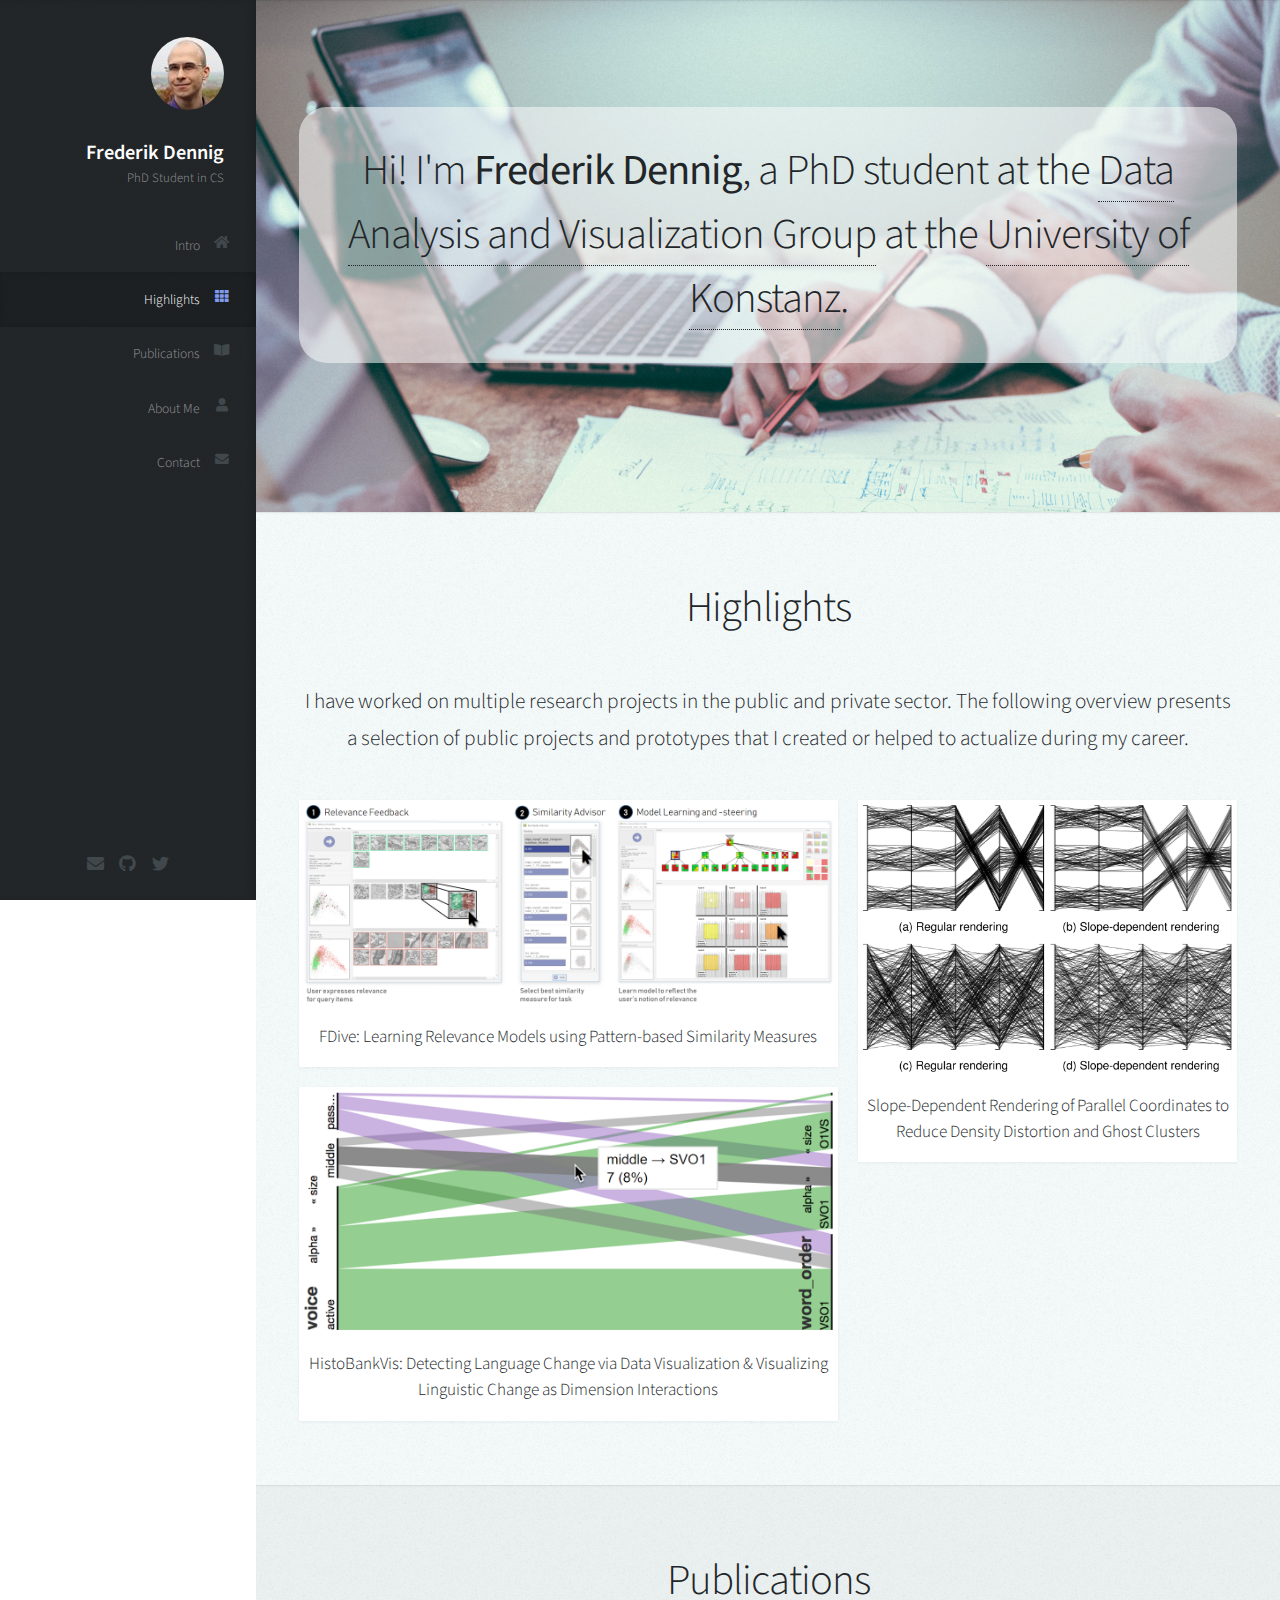
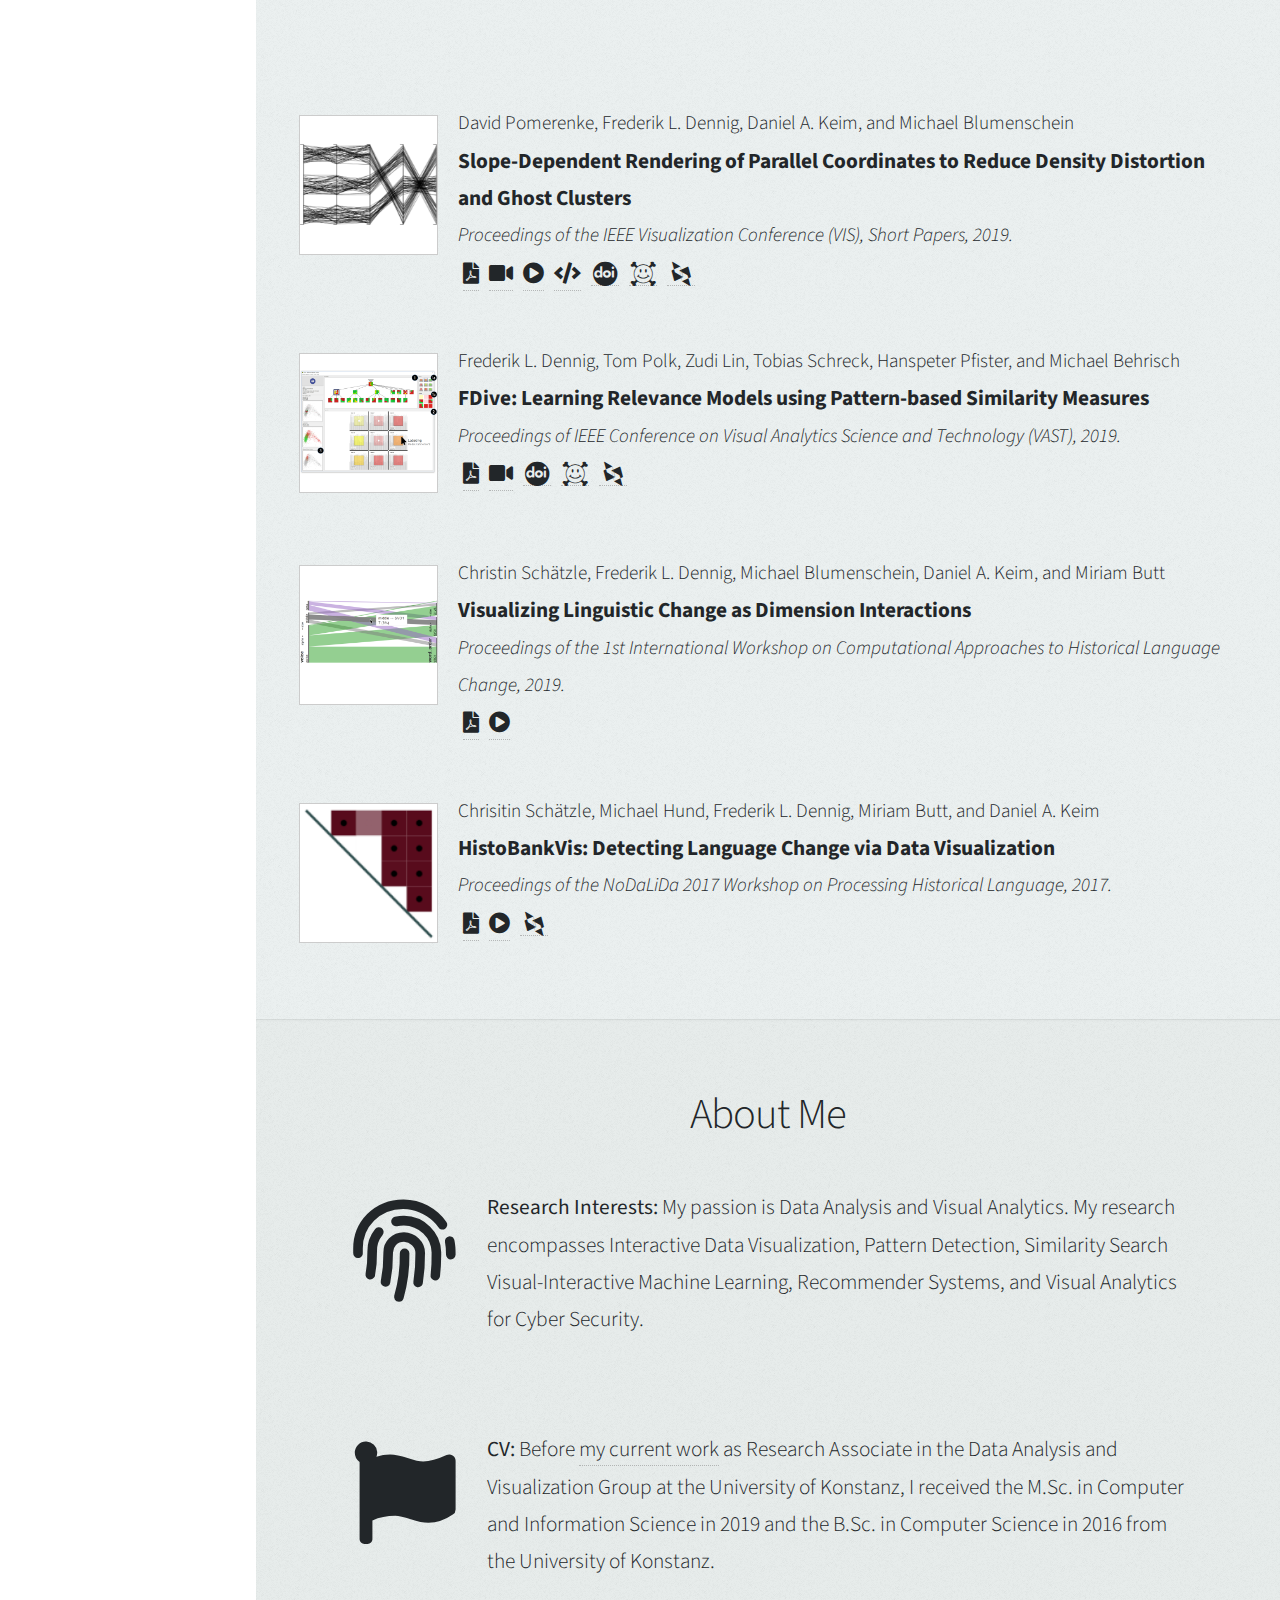
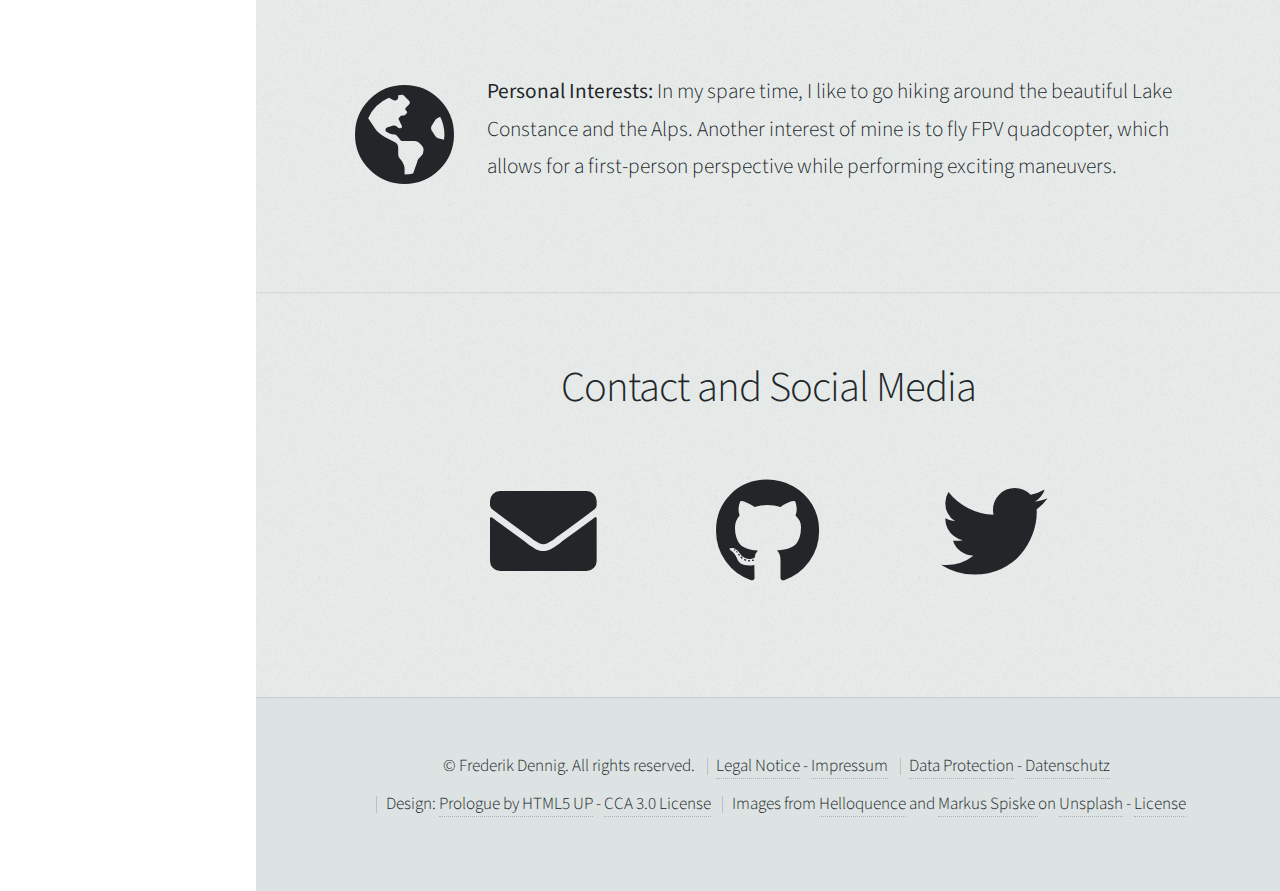
<file: index.html>
<!DOCTYPE HTML>
<html>

<head>
    <title>Frederik Dennig | Personal Website</title>
    <meta charset="utf-8" />
    <meta name="viewport" content="width=device-width, initial-scale=1, user-scalable=no" />
    <link rel="stylesheet" href="static/css/main.css" />
    <link rel="stylesheet" href="static/css/academicons.min.css" />
    <script type="text/javascript" src="../../lib/jquery.min.js"></script>
    <script type="text/javascript" src="../../lib/breakpoints.min.js"></script>
    <!-- Global site tag (gtag.js) - Google Analytics -->
    <script async src="https://www.googletagmanager.com/gtag/js?id=UA-146072107-1"></script>
    <script>
        window.dataLayer = window.dataLayer || [];
        function gtag() { dataLayer.push(arguments); }
        gtag('js', new Date());

        gtag('config', 'UA-146072107-1');
    </script>
</head>

<body class="is-preload">

    <!-- Header -->
    <div id="header">

        <div class="top">

            <!-- Logo -->
            <div id="logo">
                <span class="image">
                    <div class="avatar"></div>
                </span>
                <div>
                    <h1 id="title">Frederik Dennig</h1>
                    <p>PhD Student in CS</p>
                </div>
            </div>

            <!-- Nav -->
            <nav id="nav">
                <ul>
                    <li><a href="#top" id="top-link"><span class="icon solid fa-home">Intro</span></a></li>
                    <li><a href="#highlights" id="highlights-link"><span class="icon solid fa-th">Highlights</span></a>
                    </li>
                    <li><a href="#publications" id="publications-link"><span
                                class="icon solid fa-book-open">Publications</span></a></li>
                    <!--
					<li><a href="#npm" id="npm-link"><span class="icon brands fa-npm">NPM Packages</span></a></li>
					-->
                    <li><a href="#about" id="about-link"><span class="icon solid fa-user">About Me</span></a></li>
                    <li><a href="#contact" id="contact-link"><span class="icon solid fa-envelope">Contact</span></a>
                    </li>
                </ul>
                </ul>
            </nav>

        </div>

        <div class="bottom">

            <!-- Social Icons -->
            <ul class="icons">
                <li><a href="mailto:fdennig@gmx.net" class="icon solid fa-envelope"><span class="label">Email</span></a>
                </li>
                <li><a href="https://github.com/fredooo" class="icon brands fa-github"><span
                            class="label">Github</span></a></li>
                <li><a href="https://twitter.com/frederikdennig" class="icon brands fa-twitter"><span
                            class="label">Twitter</span></a></li>
            </ul>

        </div>

    </div>

    <!-- Main -->
    <div id="main">

        <!-- Intro -->
        <section id="top" class="one dark cover">
            <div class="container">

                <header>
                    <div class="title-bg">
                        <h2>Hi! I'm <strong>Frederik Dennig</strong>, a PhD student at the <a
                                href="https://vis.uni-konstanz.de">Data Analysis and Visualization Group</a> at the <a
                                href="https://uni-konstanz.de">University of Konstanz</a>.</h2>
                    </div>
                </header>

            </div>
        </section>

        <!-- Portfolio -->
        <section id="highlights" class="two">
            <div class="container">

                <header>
                    <h2>Highlights</h2>
                </header>

                <p>I have worked on multiple research projects in the public and private sector. The following overview
                    presents a selection of public projects and prototypes that I created or helped to actualize during
                    my career.</p>

                <div class="row">
                    <div class="col-7 col-12-mobile">
                        <article class="item">
                            <div class="image fit"><img src="/static/images/fdive-teaser.png" alt="" /></div>
                            <header>
                                <h3>FDive: Learning Relevance Models using Pattern-based Similarity Measures</h3>
                            </header>
                        </article>
                        <article class="item">
                            <div class="image fit"><img src="/static/images/histobankvis-new.png" alt="" /></div>
                            <header>
                                <h3>HistoBankVis: Detecting Language Change via Data Visualization & Visualizing
                                    Linguistic Change as Dimension Interactions </h3>
                            </header>
                        </article>
                    </div>
                    <div class="col-5 col-12-mobile">
                        <article class="item">
                            <div href="#" class="image fit"><img src="/static/images/pcp-rendering.png" alt="" /></div>
                            <header>
                                <h3>Slope-Dependent Rendering of Parallel Coordinates to Reduce Density Distortion and
                                    Ghost Clusters</h3>
                            </header>
                        </article>
                        <!--
						<article class="item">
							<a href="#" class="image fit"><img src="/static/images/ts-npm.png" alt="" /></a>
							<header>
								<h3>DBVIS Data Mining Library (NPM Packages)</h3>
							</header>
						</article>
						-->
                    </div>
                </div>

            </div>
        </section>

        <!-- Publications -->
        <section id="publications" class="three">
            <div class="containter">
                <header>
                    <h2>Publications</h2>
                </header>
                <div id="publications-list" class="container"></div>
            </div>
        </section>

        <!-- NPM Packages -->
        <!--
		<section id="npm" class="three">
			<div class="container">
				<header>
					<h2>NPM Packages</h2>
				</header>
			</div>
		</section>
		-->

        <!-- About Me -->
        <section id="about" class="four">
            <div class="container">

                <header>
                    <h2>About Me</h2>
                </header>


                <div class="container">
                    <div class="row">
                        <div class="col-2">
                            <div class="symbol icon solid fa-fingerprint"></div>
                        </div>
                        <div class="col-10">
                            <p style="text-align: left;"><strong>Research Interests:</strong>
                                My passion is
                                Data Analysis and Visual Analytics. My research encompasses
                                Interactive Data Visualization, Pattern Detection, Similarity Search
                                Visual-Interactive Machine Learning, Recommender
                                Systems, and Visual Analytics for Cyber Security.</p>
                        </div>
                    </div>

                    <div style="height: 50px;"></div>

                    <div class="row">
                        <div class="col-2">
                            <div class="symbol icon solid fa-flag"></div>
                        </div>
                        <div class="col-10">
                            <p style="text-align: left;"><strong>CV:</strong> Before <a
                                    href="https://www.vis.uni-konstanz.de/mitglieder/dennig">my current
                                    work</a> as Research Associate in the Data Analysis and Visualization Group at the
                                University of Konstanz, I received the M.Sc. in Computer and Information Science in 2019
                                and
                                the B.Sc. in Computer Science in 2016 from the University of Konstanz.</p>
                        </div>
                    </div>

                    <div style="height: 50px;"></div>

                    <div class="row">
                        <div class="col-2">
                            <div class="symbol icon solid fa-globe-americas"></div>
                        </div>
                        <div class="col-10">
                            <p style="text-align: left;"><strong>Personal Interests:</strong>
                                In my spare time, I like to go hiking around the beautiful Lake Constance and the Alps.
                                Another interest of
                                mine is to fly FPV quadcopter, which allows for a first-person perspective while
                                performing
                                exciting
                                maneuvers.</p>
                        </div>
                    </div>
                </div>
            </div>
        </section>

        <!-- Contact -->
        <section id="contact" class="four">
            <div class="container">

                <header>
                    <h2>Contact and Social Media</h2>
                </header>

                <div class="container" style="width: fit-content">
                    <div class="row">
                        <div class="col-4 col-12-narrower" style="margin-top: 50px">
                            <a href="mailto:frederikdennig@gmail.com" class="icon solid fa-envelope fa-5x"
                                style="border-bottom: none; margin: 0 50px">
                            </a>
                        </div>
                        <div class="col-4 col-12-narrower" style="margin-top: 50px">
                            <a href="https://github.com/fredooo" class="icon brands fa-github fa-5x"
                                style="border-bottom: none; margin: 0 50px">
                            </a>
                        </div>
                        <div class="col-4 col-12-narrower" style="margin-top: 50px">
                            <a href="https://twitter.com/frederikdennig" class="icon brands fa-twitter fa-5x"
                                style="border-bottom: none; margin: 0 50px">
                            </a>
                        </div>
                    </div>
                </div>

                <div style="height: 50px"></div>

                <div>
                </div>

                <!--
				<form method="post" action="#">
					<div class="row">
						<div class="col-6 col-12-narrower"><input type="text" name="name" placeholder="Name" /></div>
						<div class="col-6 col-12-narrower"><input type="text" name="email" placeholder="Email" /></div>
						<div class="col-12">
							<textarea name="message" placeholder="Message"></textarea>
						</div>
						<div class="col-12">
							<input type="submit" value="Send Message" />
						</div>
					</div>
				</form>
				-->
            </div>
        </section>

    </div>

    <!-- Footer -->
    <div id="footer">

        <!-- Copyright -->
        <ul class="copyright">
            <li>&copy; Frederik Dennig. All rights reserved.</li>
            <li><a style="cursor: pointer;" onclick="openLegalNoticeDialog()">Legal Notice</a> - <a
                style="cursor: pointer;" onclick="openImpressumDialog()">Impressum</a></li>
            <li><a style="cursor: pointer;" onclick="openDataProtectionDialog()">Data Protection</a> - <a
                    style="cursor: pointer;" onclick="openDatenschutzDialog()">Datenschutz</a></li>
            <li>Design: <a href="https://html5up.net">Prologue by HTML5 UP</a> - <a
                    href="https://html5up.net/license">CCA 3.0 License</a></li>
            <li>Images from <a href="https://unsplash.com/@helloquence">Helloquence</a> and <a
                    href="https://unsplash.com/@markusspiske">Markus Spiske
                </a> on <a href="https://unsplash.com">Unsplash</a> - <a href="https://unsplash.com/license">License</a>
            </li>
        </ul>

    </div>

    <div id="dialog">
        <div class="icon solid fa-times" style="cursor: pointer; text-align: right; margin-right: 20px;"
            onclick="closeDialog()"></div>
        <div id="dialog-content"></div>
    </div>
<script type="text/javascript" src="bundle.js"></script></body>

</html>
</file>
<file: static/css/main.css>
@import url("fontawesome-all.min.css");
@import url("https://fonts.googleapis.com/css?family=Source+Sans+Pro:300,300italic,400,600");

/*
	Prologue by HTML5 UP
	html5up.net | @ajlkn
	Free for personal and commercial use under the CCA 3.0 license (html5up.net/license)
*/

html, body, div, span, applet, object,
iframe, h1, h2, h3, h4, h5, h6, p, blockquote,
pre, a, abbr, acronym, address, big, cite,
code, del, dfn, em, img, ins, kbd, q, s, samp,
small, strike, strong, sub, sup, tt, var, b,
u, i, center, dl, dt, dd, ol, ul, li, fieldset,
form, label, legend, table, caption, tbody,
tfoot, thead, tr, th, td, article, aside,
canvas, details, embed, figure, figcaption,
footer, header, hgroup, menu, nav, output, ruby,
section, summary, time, mark, audio, video {
	margin: 0;
	padding: 0;
	border: 0;
	font-size: 100%;
	font: inherit;
	vertical-align: baseline;}

article, aside, details, figcaption, figure,
footer, header, hgroup, menu, nav, section {
	display: block;}

body {
	line-height: 1;
}

ol, ul {
	list-style: none;
}

blockquote, q {
	quotes: none;
}

	blockquote:before, blockquote:after, q:before, q:after {
		content: '';
		content: none;
	}

table {
	border-collapse: collapse;
	border-spacing: 0;
}

body {
	-webkit-text-size-adjust: none;
}

mark {
	background-color: transparent;
	color: inherit;
}

input::-moz-focus-inner {
	border: 0;
	padding: 0;
}

input, select, textarea {
	-moz-appearance: none;
	-webkit-appearance: none;
	-ms-appearance: none;
	appearance: none;
}

/* Basic */

	html {
		box-sizing: border-box;
	}

	*, *:before, *:after {
		box-sizing: inherit;
	}

	body {
		background: #fff;
		font-family: 'Source Sans Pro', sans-serif;
		font-size: 19pt;
		font-weight: 300;
		line-height: 1.75em;
		color: #222629; /* #888; */
	}

		body.is-preload *, body.is-preload *:before, body.is-preload *:after {
			-moz-animation: none !important;
			-webkit-animation: none !important;
			-ms-animation: none !important;
			animation: none !important;
			-moz-transition: none !important;
			-webkit-transition: none !important;
			-ms-transition: none !important;
			transition: none !important;
		}

	input, textarea, select {
		font-family: 'Source Sans Pro', sans-serif;
		font-size: 19pt;
		font-weight: 300;
		line-height: 1.75em;
		color: #888;
	}

	h1, h2, h3, h4, h5, h6 {
		font-weight: 300;
		color: #222629; /* #666; */
		line-height: 1.5em;
	}

	h1 a, h2 a, h3 a, h4 a, h5 a, h6 a {
		color: inherit;
		text-decoration: none;
	}

		h1 a strong, h2 a strong, h3 a strong, h4 a strong, h5 a strong, h6 a strong {
			color: #333;
		}

	h2 {
		font-size: 2em;
		letter-spacing: -1px;
	}

		h2.alt {
			color: #888;
		}

			h2.alt strong {
				color: #666;
			}

	h3 {
		font-size: 1.5em;
	}

	header {
		margin: 0 0 2em 0;
	}

		header > p {
			margin: 1em 0 0 0;
		}

	footer {
		margin: 2em 0 0 0;
	}

	strong, b {
		font-weight: 400; /* 300; */
		color: #222629; /* #666; */
	}

	em, i {
		font-style: italic;
	}

	a {
		text-decoration: none;
		color: inherit;
		border-bottom: dotted 1px rgba(128, 128, 128, 0.5);
		-moz-transition: color 0.35s ease-in-out, border-bottom-color 0.35s ease-in-out;
		-webkit-transition: color 0.35s ease-in-out, border-bottom-color 0.35s ease-in-out;
		-ms-transition: color 0.35s ease-in-out, border-bottom-color 0.35s ease-in-out;
		transition: color 0.35s ease-in-out, border-bottom-color 0.35s ease-in-out;
		outline: 0;
	}

		a:hover {
			color: #134a81; /* #E27689; */
			border-bottom-color: rgba(255, 255, 255, 0);
		}

	sub {
		position: relative;
		top: 0.5em;
		font-size: 0.8em;
	}

	sup {
		position: relative;
		top: -0.5em;
		font-size: 0.8em;
	}

	hr {
		border: 0;
		border-top: solid 1px #ddd;
	}

	blockquote {
		border-left: solid 0.5em #ddd;
		padding: 1em 0 1em 2em;
		font-style: italic;
	}

	p, ul, ol, dl, table {
		margin-bottom: 2em;
	}

	br.clear {
		clear: both;
	}

/* Container */

	.container {
		margin: 0 auto;
		max-width: 100%;
		width: 1400px;
	}

		@media screen and (min-width: 961px) and (max-width: 1880px) {

			.container {
				width: 1200px;
			}

		}

		@media screen and (min-width: 961px) and (max-width: 1620px) {

			.container {
				width: 960px;
			}

		}

		@media screen and (min-width: 961px) and (max-width: 1320px) {

			.container {
				width: 100%;
			}

		}

		@media screen and (max-width: 960px) {

			.container {
				width: 100%;
			}

		}

		@media screen and (max-width: 736px) {

			.container {
				width: 100%;
			}

		}

/* Row */

	.row {
		display: flex;
		flex-wrap: wrap;
		box-sizing: border-box;
		align-items: stretch;
	}

		.row > * {
			box-sizing: border-box;
		}

		.row.gtr-uniform > * > :last-child {
			margin-bottom: 0;
		}

		.row.aln-left {
			justify-content: flex-start;
		}

		.row.aln-center {
			justify-content: center;
		}

		.row.aln-right {
			justify-content: flex-end;
		}

		.row.aln-top {
			align-items: flex-start;
		}

		.row.aln-middle {
			align-items: center;
		}

		.row.aln-bottom {
			align-items: flex-end;
		}

		.row > .imp {
			order: -1;
		}

		.row > .col-1 {
			width: 8.33333%;
		}

		.row > .off-1 {
			margin-left: 8.33333%;
		}

		.row > .col-2 {
			width: 16.66667%;
		}

		.row > .off-2 {
			margin-left: 16.66667%;
		}

		.row > .col-3 {
			width: 25%;
		}

		.row > .off-3 {
			margin-left: 25%;
		}

		.row > .col-4 {
			width: 33.33333%;
		}

		.row > .off-4 {
			margin-left: 33.33333%;
		}

		.row > .col-5 {
			width: 41.66667%;
		}

		.row > .off-5 {
			margin-left: 41.66667%;
		}

		.row > .col-6 {
			width: 50%;
		}

		.row > .off-6 {
			margin-left: 50%;
		}

		.row > .col-7 {
			width: 58.33333%;
		}

		.row > .off-7 {
			margin-left: 58.33333%;
		}

		.row > .col-8 {
			width: 66.66667%;
		}

		.row > .off-8 {
			margin-left: 66.66667%;
		}

		.row > .col-9 {
			width: 75%;
		}

		.row > .off-9 {
			margin-left: 75%;
		}

		.row > .col-10 {
			width: 83.33333%;
		}

		.row > .off-10 {
			margin-left: 83.33333%;
		}

		.row > .col-11 {
			width: 91.66667%;
		}

		.row > .off-11 {
			margin-left: 91.66667%;
		}

		.row > .col-12 {
			width: 100%;
		}

		.row > .off-12 {
			margin-left: 100%;
		}

		.row.gtr-0 {
			margin-top: 0px;
			margin-left: 0px;
		}

			.row.gtr-0 > * {
				padding: 0px 0 0 0px;
			}

			.row.gtr-0.gtr-uniform {
				margin-top: 0px;
			}

				.row.gtr-0.gtr-uniform > * {
					padding-top: 0px;
				}

		.row.gtr-25 {
			margin-top: -10px;
			margin-left: -10px;
		}

			.row.gtr-25 > * {
				padding: 10px 0 0 10px;
			}

			.row.gtr-25.gtr-uniform {
				margin-top: -10px;
			}

				.row.gtr-25.gtr-uniform > * {
					padding-top: 10px;
				}

		.row.gtr-50 {
			margin-top: -20px;
			margin-left: -20px;
		}

			.row.gtr-50 > * {
				padding: 20px 0 0 20px;
			}

			.row.gtr-50.gtr-uniform {
				margin-top: -20px;
			}

				.row.gtr-50.gtr-uniform > * {
					padding-top: 20px;
				}

		.row {
			margin-top: -40px;
			margin-left: -40px;
		}

			.row > * {
				padding: 40px 0 0 40px;
			}

			.row.gtr-uniform {
				margin-top: -40px;
			}

				.row.gtr-uniform > * {
					padding-top: 40px;
				}

		.row.gtr-150 {
			margin-top: -60px;
			margin-left: -60px;
		}

			.row.gtr-150 > * {
				padding: 60px 0 0 60px;
			}

			.row.gtr-150.gtr-uniform {
				margin-top: -60px;
			}

				.row.gtr-150.gtr-uniform > * {
					padding-top: 60px;
				}

		.row.gtr-200 {
			margin-top: -80px;
			margin-left: -80px;
		}

			.row.gtr-200 > * {
				padding: 80px 0 0 80px;
			}

			.row.gtr-200.gtr-uniform {
				margin-top: -80px;
			}

				.row.gtr-200.gtr-uniform > * {
					padding-top: 80px;
				}

		@media screen and (min-width: 961px) and (max-width: 1880px) {

			.row {
				display: flex;
				flex-wrap: wrap;
				box-sizing: border-box;
				align-items: stretch;
			}

				.row > * {
					box-sizing: border-box;
				}

				.row.gtr-uniform > * > :last-child {
					margin-bottom: 0;
				}

				.row.aln-left {
					justify-content: flex-start;
				}

				.row.aln-center {
					justify-content: center;
				}

				.row.aln-right {
					justify-content: flex-end;
				}

				.row.aln-top {
					align-items: flex-start;
				}

				.row.aln-middle {
					align-items: center;
				}

				.row.aln-bottom {
					align-items: flex-end;
				}

				.row > .imp-wide {
					order: -1;
				}

				.row > .col-1-wide {
					width: 8.33333%;
				}

				.row > .off-1-wide {
					margin-left: 8.33333%;
				}

				.row > .col-2-wide {
					width: 16.66667%;
				}

				.row > .off-2-wide {
					margin-left: 16.66667%;
				}

				.row > .col-3-wide {
					width: 25%;
				}

				.row > .off-3-wide {
					margin-left: 25%;
				}

				.row > .col-4-wide {
					width: 33.33333%;
				}

				.row > .off-4-wide {
					margin-left: 33.33333%;
				}

				.row > .col-5-wide {
					width: 41.66667%;
				}

				.row > .off-5-wide {
					margin-left: 41.66667%;
				}

				.row > .col-6-wide {
					width: 50%;
				}

				.row > .off-6-wide {
					margin-left: 50%;
				}

				.row > .col-7-wide {
					width: 58.33333%;
				}

				.row > .off-7-wide {
					margin-left: 58.33333%;
				}

				.row > .col-8-wide {
					width: 66.66667%;
				}

				.row > .off-8-wide {
					margin-left: 66.66667%;
				}

				.row > .col-9-wide {
					width: 75%;
				}

				.row > .off-9-wide {
					margin-left: 75%;
				}

				.row > .col-10-wide {
					width: 83.33333%;
				}

				.row > .off-10-wide {
					margin-left: 83.33333%;
				}

				.row > .col-11-wide {
					width: 91.66667%;
				}

				.row > .off-11-wide {
					margin-left: 91.66667%;
				}

				.row > .col-12-wide {
					width: 100%;
				}

				.row > .off-12-wide {
					margin-left: 100%;
				}

				.row.gtr-0 {
					margin-top: 0px;
					margin-left: 0px;
				}

					.row.gtr-0 > * {
						padding: 0px 0 0 0px;
					}

					.row.gtr-0.gtr-uniform {
						margin-top: 0px;
					}

						.row.gtr-0.gtr-uniform > * {
							padding-top: 0px;
						}

				.row.gtr-25 {
					margin-top: -10px;
					margin-left: -10px;
				}

					.row.gtr-25 > * {
						padding: 10px 0 0 10px;
					}

					.row.gtr-25.gtr-uniform {
						margin-top: -10px;
					}

						.row.gtr-25.gtr-uniform > * {
							padding-top: 10px;
						}

				.row.gtr-50 {
					margin-top: -20px;
					margin-left: -20px;
				}

					.row.gtr-50 > * {
						padding: 20px 0 0 20px;
					}

					.row.gtr-50.gtr-uniform {
						margin-top: -20px;
					}

						.row.gtr-50.gtr-uniform > * {
							padding-top: 20px;
						}

				.row {
					margin-top: -40px;
					margin-left: -40px;
				}

					.row > * {
						padding: 40px 0 0 40px;
					}

					.row.gtr-uniform {
						margin-top: -40px;
					}

						.row.gtr-uniform > * {
							padding-top: 40px;
						}

				.row.gtr-150 {
					margin-top: -60px;
					margin-left: -60px;
				}

					.row.gtr-150 > * {
						padding: 60px 0 0 60px;
					}

					.row.gtr-150.gtr-uniform {
						margin-top: -60px;
					}

						.row.gtr-150.gtr-uniform > * {
							padding-top: 60px;
						}

				.row.gtr-200 {
					margin-top: -80px;
					margin-left: -80px;
				}

					.row.gtr-200 > * {
						padding: 80px 0 0 80px;
					}

					.row.gtr-200.gtr-uniform {
						margin-top: -80px;
					}

						.row.gtr-200.gtr-uniform > * {
							padding-top: 80px;
						}

		}

		@media screen and (min-width: 961px) and (max-width: 1620px) {

			.row {
				display: flex;
				flex-wrap: wrap;
				box-sizing: border-box;
				align-items: stretch;
			}

				.row > * {
					box-sizing: border-box;
				}

				.row.gtr-uniform > * > :last-child {
					margin-bottom: 0;
				}

				.row.aln-left {
					justify-content: flex-start;
				}

				.row.aln-center {
					justify-content: center;
				}

				.row.aln-right {
					justify-content: flex-end;
				}

				.row.aln-top {
					align-items: flex-start;
				}

				.row.aln-middle {
					align-items: center;
				}

				.row.aln-bottom {
					align-items: flex-end;
				}

				.row > .imp-normal {
					order: -1;
				}

				.row > .col-1-normal {
					width: 8.33333%;
				}

				.row > .off-1-normal {
					margin-left: 8.33333%;
				}

				.row > .col-2-normal {
					width: 16.66667%;
				}

				.row > .off-2-normal {
					margin-left: 16.66667%;
				}

				.row > .col-3-normal {
					width: 25%;
				}

				.row > .off-3-normal {
					margin-left: 25%;
				}

				.row > .col-4-normal {
					width: 33.33333%;
				}

				.row > .off-4-normal {
					margin-left: 33.33333%;
				}

				.row > .col-5-normal {
					width: 41.66667%;
				}

				.row > .off-5-normal {
					margin-left: 41.66667%;
				}

				.row > .col-6-normal {
					width: 50%;
				}

				.row > .off-6-normal {
					margin-left: 50%;
				}

				.row > .col-7-normal {
					width: 58.33333%;
				}

				.row > .off-7-normal {
					margin-left: 58.33333%;
				}

				.row > .col-8-normal {
					width: 66.66667%;
				}

				.row > .off-8-normal {
					margin-left: 66.66667%;
				}

				.row > .col-9-normal {
					width: 75%;
				}

				.row > .off-9-normal {
					margin-left: 75%;
				}

				.row > .col-10-normal {
					width: 83.33333%;
				}

				.row > .off-10-normal {
					margin-left: 83.33333%;
				}

				.row > .col-11-normal {
					width: 91.66667%;
				}

				.row > .off-11-normal {
					margin-left: 91.66667%;
				}

				.row > .col-12-normal {
					width: 100%;
				}

				.row > .off-12-normal {
					margin-left: 100%;
				}

				.row.gtr-0 {
					margin-top: 0px;
					margin-left: 0px;
				}

					.row.gtr-0 > * {
						padding: 0px 0 0 0px;
					}

					.row.gtr-0.gtr-uniform {
						margin-top: 0px;
					}

						.row.gtr-0.gtr-uniform > * {
							padding-top: 0px;
						}

				.row.gtr-25 {
					margin-top: -10px;
					margin-left: -10px;
				}

					.row.gtr-25 > * {
						padding: 10px 0 0 10px;
					}

					.row.gtr-25.gtr-uniform {
						margin-top: -10px;
					}

						.row.gtr-25.gtr-uniform > * {
							padding-top: 10px;
						}

				.row.gtr-50 {
					margin-top: -20px;
					margin-left: -20px;
				}

					.row.gtr-50 > * {
						padding: 20px 0 0 20px;
					}

					.row.gtr-50.gtr-uniform {
						margin-top: -20px;
					}

						.row.gtr-50.gtr-uniform > * {
							padding-top: 20px;
						}

				.row {
					margin-top: -40px;
					margin-left: -40px;
				}

					.row > * {
						padding: 40px 0 0 40px;
					}

					.row.gtr-uniform {
						margin-top: -40px;
					}

						.row.gtr-uniform > * {
							padding-top: 40px;
						}

				.row.gtr-150 {
					margin-top: -60px;
					margin-left: -60px;
				}

					.row.gtr-150 > * {
						padding: 60px 0 0 60px;
					}

					.row.gtr-150.gtr-uniform {
						margin-top: -60px;
					}

						.row.gtr-150.gtr-uniform > * {
							padding-top: 60px;
						}

				.row.gtr-200 {
					margin-top: -80px;
					margin-left: -80px;
				}

					.row.gtr-200 > * {
						padding: 80px 0 0 80px;
					}

					.row.gtr-200.gtr-uniform {
						margin-top: -80px;
					}

						.row.gtr-200.gtr-uniform > * {
							padding-top: 80px;
						}

		}

		@media screen and (min-width: 961px) and (max-width: 1320px) {

			.row {
				display: flex;
				flex-wrap: wrap;
				box-sizing: border-box;
				align-items: stretch;
			}

				.row > * {
					box-sizing: border-box;
				}

				.row.gtr-uniform > * > :last-child {
					margin-bottom: 0;
				}

				.row.aln-left {
					justify-content: flex-start;
				}

				.row.aln-center {
					justify-content: center;
				}

				.row.aln-right {
					justify-content: flex-end;
				}

				.row.aln-top {
					align-items: flex-start;
				}

				.row.aln-middle {
					align-items: center;
				}

				.row.aln-bottom {
					align-items: flex-end;
				}

				.row > .imp-narrow {
					order: -1;
				}

				.row > .col-1-narrow {
					width: 8.33333%;
				}

				.row > .off-1-narrow {
					margin-left: 8.33333%;
				}

				.row > .col-2-narrow {
					width: 16.66667%;
				}

				.row > .off-2-narrow {
					margin-left: 16.66667%;
				}

				.row > .col-3-narrow {
					width: 25%;
				}

				.row > .off-3-narrow {
					margin-left: 25%;
				}

				.row > .col-4-narrow {
					width: 33.33333%;
				}

				.row > .off-4-narrow {
					margin-left: 33.33333%;
				}

				.row > .col-5-narrow {
					width: 41.66667%;
				}

				.row > .off-5-narrow {
					margin-left: 41.66667%;
				}

				.row > .col-6-narrow {
					width: 50%;
				}

				.row > .off-6-narrow {
					margin-left: 50%;
				}

				.row > .col-7-narrow {
					width: 58.33333%;
				}

				.row > .off-7-narrow {
					margin-left: 58.33333%;
				}

				.row > .col-8-narrow {
					width: 66.66667%;
				}

				.row > .off-8-narrow {
					margin-left: 66.66667%;
				}

				.row > .col-9-narrow {
					width: 75%;
				}

				.row > .off-9-narrow {
					margin-left: 75%;
				}

				.row > .col-10-narrow {
					width: 83.33333%;
				}

				.row > .off-10-narrow {
					margin-left: 83.33333%;
				}

				.row > .col-11-narrow {
					width: 91.66667%;
				}

				.row > .off-11-narrow {
					margin-left: 91.66667%;
				}

				.row > .col-12-narrow {
					width: 100%;
				}

				.row > .off-12-narrow {
					margin-left: 100%;
				}

				.row.gtr-0 {
					margin-top: 0px;
					margin-left: 0px;
				}

					.row.gtr-0 > * {
						padding: 0px 0 0 0px;
					}

					.row.gtr-0.gtr-uniform {
						margin-top: 0px;
					}

						.row.gtr-0.gtr-uniform > * {
							padding-top: 0px;
						}

				.row.gtr-25 {
					margin-top: -5px;
					margin-left: -5px;
				}

					.row.gtr-25 > * {
						padding: 5px 0 0 5px;
					}

					.row.gtr-25.gtr-uniform {
						margin-top: -5px;
					}

						.row.gtr-25.gtr-uniform > * {
							padding-top: 5px;
						}

				.row.gtr-50 {
					margin-top: -10px;
					margin-left: -10px;
				}

					.row.gtr-50 > * {
						padding: 10px 0 0 10px;
					}

					.row.gtr-50.gtr-uniform {
						margin-top: -10px;
					}

						.row.gtr-50.gtr-uniform > * {
							padding-top: 10px;
						}

				.row {
					margin-top: -20px;
					margin-left: -20px;
				}

					.row > * {
						padding: 20px 0 0 20px;
					}

					.row.gtr-uniform {
						margin-top: -20px;
					}

						.row.gtr-uniform > * {
							padding-top: 20px;
						}

				.row.gtr-150 {
					margin-top: -30px;
					margin-left: -30px;
				}

					.row.gtr-150 > * {
						padding: 30px 0 0 30px;
					}

					.row.gtr-150.gtr-uniform {
						margin-top: -30px;
					}

						.row.gtr-150.gtr-uniform > * {
							padding-top: 30px;
						}

				.row.gtr-200 {
					margin-top: -40px;
					margin-left: -40px;
				}

					.row.gtr-200 > * {
						padding: 40px 0 0 40px;
					}

					.row.gtr-200.gtr-uniform {
						margin-top: -40px;
					}

						.row.gtr-200.gtr-uniform > * {
							padding-top: 40px;
						}

		}

		@media screen and (max-width: 960px) {

			.row {
				display: flex;
				flex-wrap: wrap;
				box-sizing: border-box;
				align-items: stretch;
			}

				.row > * {
					box-sizing: border-box;
				}

				.row.gtr-uniform > * > :last-child {
					margin-bottom: 0;
				}

				.row.aln-left {
					justify-content: flex-start;
				}

				.row.aln-center {
					justify-content: center;
				}

				.row.aln-right {
					justify-content: flex-end;
				}

				.row.aln-top {
					align-items: flex-start;
				}

				.row.aln-middle {
					align-items: center;
				}

				.row.aln-bottom {
					align-items: flex-end;
				}

				.row > .imp-narrower {
					order: -1;
				}

				.row > .col-1-narrower {
					width: 8.33333%;
				}

				.row > .off-1-narrower {
					margin-left: 8.33333%;
				}

				.row > .col-2-narrower {
					width: 16.66667%;
				}

				.row > .off-2-narrower {
					margin-left: 16.66667%;
				}

				.row > .col-3-narrower {
					width: 25%;
				}

				.row > .off-3-narrower {
					margin-left: 25%;
				}

				.row > .col-4-narrower {
					width: 33.33333%;
				}

				.row > .off-4-narrower {
					margin-left: 33.33333%;
				}

				.row > .col-5-narrower {
					width: 41.66667%;
				}

				.row > .off-5-narrower {
					margin-left: 41.66667%;
				}

				.row > .col-6-narrower {
					width: 50%;
				}

				.row > .off-6-narrower {
					margin-left: 50%;
				}

				.row > .col-7-narrower {
					width: 58.33333%;
				}

				.row > .off-7-narrower {
					margin-left: 58.33333%;
				}

				.row > .col-8-narrower {
					width: 66.66667%;
				}

				.row > .off-8-narrower {
					margin-left: 66.66667%;
				}

				.row > .col-9-narrower {
					width: 75%;
				}

				.row > .off-9-narrower {
					margin-left: 75%;
				}

				.row > .col-10-narrower {
					width: 83.33333%;
				}

				.row > .off-10-narrower {
					margin-left: 83.33333%;
				}

				.row > .col-11-narrower {
					width: 91.66667%;
				}

				.row > .off-11-narrower {
					margin-left: 91.66667%;
				}

				.row > .col-12-narrower {
					width: 100%;
				}

				.row > .off-12-narrower {
					margin-left: 100%;
				}

				.row.gtr-0 {
					margin-top: 0px;
					margin-left: 0px;
				}

					.row.gtr-0 > * {
						padding: 0px 0 0 0px;
					}

					.row.gtr-0.gtr-uniform {
						margin-top: 0px;
					}

						.row.gtr-0.gtr-uniform > * {
							padding-top: 0px;
						}

				.row.gtr-25 {
					margin-top: -5px;
					margin-left: -5px;
				}

					.row.gtr-25 > * {
						padding: 5px 0 0 5px;
					}

					.row.gtr-25.gtr-uniform {
						margin-top: -5px;
					}

						.row.gtr-25.gtr-uniform > * {
							padding-top: 5px;
						}

				.row.gtr-50 {
					margin-top: -10px;
					margin-left: -10px;
				}

					.row.gtr-50 > * {
						padding: 10px 0 0 10px;
					}

					.row.gtr-50.gtr-uniform {
						margin-top: -10px;
					}

						.row.gtr-50.gtr-uniform > * {
							padding-top: 10px;
						}

				.row {
					margin-top: -20px;
					margin-left: -20px;
				}

					.row > * {
						padding: 20px 0 0 20px;
					}

					.row.gtr-uniform {
						margin-top: -20px;
					}

						.row.gtr-uniform > * {
							padding-top: 20px;
						}

				.row.gtr-150 {
					margin-top: -30px;
					margin-left: -30px;
				}

					.row.gtr-150 > * {
						padding: 30px 0 0 30px;
					}

					.row.gtr-150.gtr-uniform {
						margin-top: -30px;
					}

						.row.gtr-150.gtr-uniform > * {
							padding-top: 30px;
						}

				.row.gtr-200 {
					margin-top: -40px;
					margin-left: -40px;
				}

					.row.gtr-200 > * {
						padding: 40px 0 0 40px;
					}

					.row.gtr-200.gtr-uniform {
						margin-top: -40px;
					}

						.row.gtr-200.gtr-uniform > * {
							padding-top: 40px;
						}

		}

		@media screen and (max-width: 736px) {

			.row {
				display: flex;
				flex-wrap: wrap;
				box-sizing: border-box;
				align-items: stretch;
			}

				.row > * {
					box-sizing: border-box;
				}

				.row.gtr-uniform > * > :last-child {
					margin-bottom: 0;
				}

				.row.aln-left {
					justify-content: flex-start;
				}

				.row.aln-center {
					justify-content: center;
				}

				.row.aln-right {
					justify-content: flex-end;
				}

				.row.aln-top {
					align-items: flex-start;
				}

				.row.aln-middle {
					align-items: center;
				}

				.row.aln-bottom {
					align-items: flex-end;
				}

				.row > .imp-mobile {
					order: -1;
				}

				.row > .col-1-mobile {
					width: 8.33333%;
				}

				.row > .off-1-mobile {
					margin-left: 8.33333%;
				}

				.row > .col-2-mobile {
					width: 16.66667%;
				}

				.row > .off-2-mobile {
					margin-left: 16.66667%;
				}

				.row > .col-3-mobile {
					width: 25%;
				}

				.row > .off-3-mobile {
					margin-left: 25%;
				}

				.row > .col-4-mobile {
					width: 33.33333%;
				}

				.row > .off-4-mobile {
					margin-left: 33.33333%;
				}

				.row > .col-5-mobile {
					width: 41.66667%;
				}

				.row > .off-5-mobile {
					margin-left: 41.66667%;
				}

				.row > .col-6-mobile {
					width: 50%;
				}

				.row > .off-6-mobile {
					margin-left: 50%;
				}

				.row > .col-7-mobile {
					width: 58.33333%;
				}

				.row > .off-7-mobile {
					margin-left: 58.33333%;
				}

				.row > .col-8-mobile {
					width: 66.66667%;
				}

				.row > .off-8-mobile {
					margin-left: 66.66667%;
				}

				.row > .col-9-mobile {
					width: 75%;
				}

				.row > .off-9-mobile {
					margin-left: 75%;
				}

				.row > .col-10-mobile {
					width: 83.33333%;
				}

				.row > .off-10-mobile {
					margin-left: 83.33333%;
				}

				.row > .col-11-mobile {
					width: 91.66667%;
				}

				.row > .off-11-mobile {
					margin-left: 91.66667%;
				}

				.row > .col-12-mobile {
					width: 100%;
				}

				.row > .off-12-mobile {
					margin-left: 100%;
				}

				.row.gtr-0 {
					margin-top: 0px;
					margin-left: 0px;
				}

					.row.gtr-0 > * {
						padding: 0px 0 0 0px;
					}

					.row.gtr-0.gtr-uniform {
						margin-top: 0px;
					}

						.row.gtr-0.gtr-uniform > * {
							padding-top: 0px;
						}

				.row.gtr-25 {
					margin-top: -5px;
					margin-left: -5px;
				}

					.row.gtr-25 > * {
						padding: 5px 0 0 5px;
					}

					.row.gtr-25.gtr-uniform {
						margin-top: -5px;
					}

						.row.gtr-25.gtr-uniform > * {
							padding-top: 5px;
						}

				.row.gtr-50 {
					margin-top: -10px;
					margin-left: -10px;
				}

					.row.gtr-50 > * {
						padding: 10px 0 0 10px;
					}

					.row.gtr-50.gtr-uniform {
						margin-top: -10px;
					}

						.row.gtr-50.gtr-uniform > * {
							padding-top: 10px;
						}

				.row {
					margin-top: -20px;
					margin-left: -20px;
				}

					.row > * {
						padding: 20px 0 0 20px;
					}

					.row.gtr-uniform {
						margin-top: -20px;
					}

						.row.gtr-uniform > * {
							padding-top: 20px;
						}

				.row.gtr-150 {
					margin-top: -30px;
					margin-left: -30px;
				}

					.row.gtr-150 > * {
						padding: 30px 0 0 30px;
					}

					.row.gtr-150.gtr-uniform {
						margin-top: -30px;
					}

						.row.gtr-150.gtr-uniform > * {
							padding-top: 30px;
						}

				.row.gtr-200 {
					margin-top: -40px;
					margin-left: -40px;
				}

					.row.gtr-200 > * {
						padding: 40px 0 0 40px;
					}

					.row.gtr-200.gtr-uniform {
						margin-top: -40px;
					}

						.row.gtr-200.gtr-uniform > * {
							padding-top: 40px;
						}

		}

/* Sections/Article */

	section, article {
		margin-bottom: 3em;
	}

		section > :last-child,
		section > .container, section:last-child, article > :last-child,
		article > .container, article:last-child {
			margin-bottom: 0;
		}

		.row > section, .row > article {
			margin-bottom: 0;
		}

/* Avatar */
	.avatar {
    	border-radius: 50%;
    	width: 73px;
		height: 73px;
		background-image: url('../images/avatar.jpg');
    	background-size: cover;
	}

/* Image */

	.image {
		display: inline-block;
		border: 0;
	}

		.image img {
			display: block;
			width: 100%;
		}

		.image.avatar48 {
			width: 48px;
			height: 48px;
			background: #f00;
		}

			.image.avatar48 img {
				width: 48px;
				height: 48px;
			}

		.image.fit {
			display: block;
			width: 100%;
		}

		.image.featured {
			display: block;
			width: 100%;
			margin: 0 0 2em 0;
		}

		.image.left {
			float: left;
			margin: 0 2em 2em 0;
		}

		.image.centered {
			display: block;
			margin: 0 0 2em 0;
		}

			.image.centered img {
				margin: 0 auto;
				width: auto;
			}

/* List */

	ul {
		list-style: disc;
		padding-left: 1em;
	}

		ul li {
			padding-left: 0.5em;
		}

	ol {
		list-style: decimal;
		padding-left: 1.25em;
	}

		ol li {
			padding-left: 0.25em;
		}

/* Icons */

	ul.icons {
		cursor: default;
		list-style: none;
		padding-left: 0;
	}

		ul.icons li {
			display: inline-block;
			padding-left: 0;
		}

		ul.icons a {
			display: inline-block;
			width: 2em;
			height: 2em;
			line-height: 2em;
			text-align: center;
			border: 0;
		}

/* Form */

	form label {
		display: block;
		text-align: left;
		margin-bottom: 0.5em;
	}

	form input[type="text"],
	form input[type="email"],
	form input[type="password"],
	form select,
	form textarea {
		position: relative;
		-webkit-appearance: none;
		display: block;
		border: 0;
		outline: 0;
		background: #fff;
		background: rgba(255, 255, 255, 0.75);
		width: 100%;
		border-radius: 0.35em;
		padding: 0.75em 1em 0.75em 1em;
		box-shadow: inset 0 0.1em 0.1em 0 rgba(0, 0, 0, 0.05);
		border: solid 1px rgba(0, 0, 0, 0.15);
		-moz-transition: all 0.35s ease-in-out;
		-webkit-transition: all 0.35s ease-in-out;
		-ms-transition: all 0.35s ease-in-out;
		transition: all 0.35s ease-in-out;
	}

		form input[type="text"]:focus,
		form input[type="email"]:focus,
		form input[type="password"]:focus,
		form select:focus,
		form textarea:focus {
			box-shadow: 0 0 2px 1px #8ebebc;
			background: #fff;
		}

	form input[type="text"],
	form input[type="email"],
	form input[type="password"],
	form select {
		line-height: 1.25em;
	}

	form textarea {
		min-height: 14em;
	}

	form ::-webkit-input-placeholder {
		color: #555 !important;
	}

	form :-moz-placeholder {
		color: #555 !important;
	}

	form ::-moz-placeholder {
		color: #555 !important;
	}

	form :-ms-input-placeholder {
		color: #555 !important;
	}

	form ::-moz-focus-inner {
		border: 0;
	}

/* Table */

	table {
		width: 100%;
		text-align: left;
	}

		table tbody tr:nth-child(2n+2) {
			background: #f4f4f4;
		}

		table td {
			padding: 0.5em 1em 0.5em 1em;
		}

		table th {
			text-align: left;
			padding: 0.5em 1em 0.5em 1em;
			color: #fff;
			background: #222729 url("images/overlay.png");
		}

		table thead {
			background: #444;
			color: #fff;
		}

		table tfoot {
			background: #eee;
		}

/* Button */

	input[type="button"],
	input[type="submit"],
	input[type="reset"],
	button,
	.button {
		position: relative;
		display: inline-block;
		border-radius: 0.35em;
		color: #fff !important;
		text-decoration: none;
		padding: 0.75em 2.5em 0.75em 2.5em;
		background-color: #134a81; /* #8ebebc; */
		border: 0;
		cursor: pointer;
		background-image: -moz-linear-gradient(top, rgba(0, 0, 0, 0), rgba(0, 0, 0, 0.15)), url("images/overlay.png");
		background-image: -webkit-linear-gradient(top, rgba(0, 0, 0, 0), rgba(0, 0, 0, 0.15)), url("images/overlay.png");
		background-image: -ms-linear-gradient(top, rgba(0, 0, 0, 0), rgba(0, 0, 0, 0.15)), url("images/overlay.png");
		background-image: linear-gradient(top, rgba(0, 0, 0, 0), rgba(0, 0, 0, 0.15)), url("images/overlay.png");
		-moz-transition: background-color 0.35s ease-in-out;
		-webkit-transition: background-color 0.35s ease-in-out;
		-ms-transition: background-color 0.35s ease-in-out;
		transition: background-color 0.35s ease-in-out;
	}

		input[type="button"]:hover,
		input[type="submit"]:hover,
		input[type="reset"]:hover,
		button:hover,
		.button:hover {
			background-color: #185ea3; /* #9ececc; */
		}

		input[type="button"]:active,
		input[type="submit"]:active,
		input[type="reset"]:active,
		button:active,
		.button:active {
			background-color: #1e71c5; /* #7eaeac; */
		}

/* Item */

	.item {
		box-shadow: 0 0.05em 0.15em 0 rgba(0, 0, 0, 0.05);
		margin-bottom: 40px;
	}

		.item header {
			background: #fff;
			margin: 0;
			padding: 1em 0 1em 0;
			font-size: 0.8em;
		}

			.item header h3 {
				font-size: 1em;
			}

/* Icons */

	.icon {
		text-decoration: none;
		text-decoration: none;
	}

		.icon:before {
			-moz-osx-font-smoothing: grayscale;
			-webkit-font-smoothing: antialiased;
			display: inline-block;
			font-style: normal;
			font-variant: normal;
			text-rendering: auto;
			line-height: 1;
			text-transform: none !important;
			font-family: 'Font Awesome 5 Free';
			font-weight: 400;
		}

		.icon:before {
			line-height: inherit;
		}

		.icon > .label {
			display: none;
		}

		.icon.solid:before {
			font-weight: 900;
		}

		.icon.brands:before {
			font-family: 'Font Awesome 5 Brands';
		}

/* Header */

	#header {
		display: -moz-flex;
		display: -webkit-flex;
		display: -ms-flex;
		display: flex;
		-moz-flex-direction: column;
		-webkit-flex-direction: column;
		-ms-flex-direction: column;
		flex-direction: column;
		-moz-justify-content: space-between;
		-webkit-justify-content: space-between;
		-ms-justify-content: space-between;
		justify-content: space-between;
		background: #222629 url("images/overlay.png");
		box-shadow: inset -0.25em 0 0.25em 0 rgba(0, 0, 0, 0.1);
		color: #fff;
		height: 100%;
		left: 0;
		overflow-y: auto;
		position: fixed;
		text-align: right;
		top: 0;
		width: 375px;
	}

		#header .top {
			-moz-flex-grow: 1;
			-webkit-flex-grow: 1;
			-ms-flex-grow: 1;
			flex-grow: 1;
		}

		#header .bottom {
			-moz-flex-shrink: 0;
			-webkit-flex-shrink: 0;
			-ms-flex-shrink: 0;
			flex-shrink: 0;
			padding: 1.5em 0 0.75em 0;
		}

			#header .bottom > :last-child {
				margin-bottom: 0;
			}

		#header .icons {
			font-size: 0.8em;
			text-align: center;
		}

			#header .icons a {
				color: #41484c;
				-moz-transition: color 0.35s ease-in-out;
				-webkit-transition: color 0.35s ease-in-out;
				-ms-transition: color 0.35s ease-in-out;
				transition: color 0.35s ease-in-out;
			}

				#header .icons a:hover {
					color: #809bec; /* #fff; */
				}

	#logo {
		position: relative;
		margin: 1.75em 1.5em 1.5em 1.5em;
		min-height: 73px; /* 48px; */
		cursor: default;
	}

		#logo h1 {
			position: relative;
			color: #fff;
			padding-top: 10px; 
			font-weight: 600;
			font-size: 0.95em;
			line-height: 1em;
		}

		#logo p {
			position: relative;
			display: block;
			font-size: 0.6em;
			color: rgba(255, 255, 255, 0.5);
			line-height: 1.25em;
			margin: 0.5em 0 0 0;
		}

		#logo .image {
			position: absolute;
			left: 0;
			top: 0;
		}

	#nav ul {
		list-style: none;
		padding-left: 0;
		margin-bottom: 0;
	}

		#nav ul li {
			padding-left: 0;
		}

			#nav ul li a {
				display: block;
				padding: 0.5em 1.5em 0.5em 1.5em;
				color: rgba(255, 255, 255, 0.5);
				text-decoration: none;
				outline: 0;
				border: 0;
				-moz-transition: none;
				-webkit-transition: none;
				-ms-transition: none;
				transition: none;
			}

				#nav ul li a span {
					position: relative;
					display: block;
					font-size: 0.8em;
				}

					#nav ul li a span:before {
						position: absolute;
						left: 0;
						color: #41484c;
						text-align: center;
						width: 1.25em;
						line-height: 1.75em;
					}

				#nav ul li a.active {
					background: rgba(0, 0, 0, 0.15);
					box-shadow: inset 0 0 0.25em 0 rgba(0, 0, 0, 0.125);
					color: #fff;
				}

					#nav ul li a.active span:before {
						color: #809bec; /* #e27689; */
					}

/* Footer */

	#footer {
		margin-left: 375px;
		text-align: center;
		background-color: #dce3e2;
		padding: 3em 0 4em 0;
		box-shadow: inset 0 1px 0 0 rgba(0, 0, 0, 0.05), inset 0 0.1em 0.1em 0 rgba(0, 0, 0, 0.025);
		font-size: 0.8em;
	}

		#footer .copyright {
			cursor: default;
			margin: 0;
		}

			#footer .copyright li {
				display: inline-block;
				line-height: 1em;
				border-left: solid 1px rgba(128, 128, 128, 0.35);
				padding: 0 0 0 0.5em;
				margin: 0 0 0 0.5em;
			}

				#footer .copyright li:first-child {
					border-left: 0;
					padding-left: 0;
					margin-left: 0;
				}

/* Main */

	#main {
		margin-left: 375px;
	}

		#main > section {
			margin: 0;
			overflow: hidden;
			padding: 4em 0;
			box-shadow: inset 0 1px 0 0 rgba(0, 0, 0, 0.05), inset 0 0.1em 0.1em 0 rgba(0, 0, 0, 0.025);
			text-align: center;
			background-image: url("images/overlay.png");
		}

			#main > section.dark {
				color: #ddd;
				color: rgba(255, 255, 255, 0.75);
			}

				#main > section.dark h2, #main > section.dark h3, #main > section.dark h4, #main > section.dark h5, #main > section.dark h6 {
					color: inherit;
				}

				#main > section.dark strong {
					color: inherit; /* #fff; */
					border-color: inherit;
				}

				#main > section.dark a {
					color: inherit; /* #fff; */
					border-color: inherit;
				}

					#main > section.dark a:hover {
						border-bottom-color: rgba(255, 255, 255, 0);
					}

			#main > section.cover {
				padding: 10em 0;
				background-size: cover;
				background-position: center center;
			}

			#main > section.one {
				background-color: #81918E;
				background-image: url("../images/banner.jpg");
			}

			#main > section.two {
				background-color: #f5fafa;
			}

			#main > section.three {
				background-color: #ecf1f1;
			}

			#main > section.four {
				background-color: #e8edec;
			}

/* Wide */

	@media screen and (min-width: 961px) and (max-width: 1880px) {

		/* Basic */

			body, input, textarea, select {
				font-size: 17pt;
			}

		/* Header */

			#header {
				width: 300px;
			}

		/* Footer */

			#footer {
				margin-left: 300px;
			}

		/* Main */

			#main {
				margin-left: 300px;
			}

	}

/* Normal */

	@media screen and (min-width: 961px) and (max-width: 1620px) {

		/* Main */

			#main > section {
				padding: 3em 0;
			}

			#main section.cover {
				padding: 5em 0;
			}

	}

/* Narrow */

	@media screen and (min-width: 961px) and (max-width: 1320px) {

		/* Basic */

			body, input, textarea, select {
				font-size: 16pt;
			}

			.container {
				padding: 0 2em 0 2em;
			}

		/* Icons */

			ul.icons li a {
				width: 1.75em;
			}

		/* Item */

			.item {
				margin-bottom: 20px;
			}

		/* Header */

			#header {
				width: 20%;
			}

			#logo .image {
				position: relative;
				margin: 0 0 0.5em 0;
			}

			#nav ul li a {
				font-size: 0.8em;
				padding-top: 0.5em;
				padding-bottom: 0.5em;
			}

				#nav ul li a span {
					padding-right: 2.25em;
				}

					#nav ul li a span:before {
						left: 100%;
						margin-left: -1.25em;
						line-height: 2.25em;
					}

		/* Footer */

			#footer {
				margin-left: 20%;
			}

		/* Main */

			#main {
				margin-left: 20%;
			}

	}

/* Narrower */

	#headerToggle {
		display: none;
	}

	@media screen and (max-width: 960px) {

		/* Basic */

			html, body {
				overflow-x: hidden;
			}

			body, input, textarea, select {
				font-size: 16pt;
			}

			header br {
				display: none;
			}

			.container {
				padding: 0 2em 0 2em;
			}

		/* Item */

			.item {
				margin-bottom: 15px;
			}

		/* Icons */

			ul.icons a {
				width: 1.75em;
				font-size: 1.25em;
			}

		/* Header */

			#header {
				-moz-backface-visibility: hidden;
				-webkit-backface-visibility: hidden;
				-ms-backface-visibility: hidden;
				backface-visibility: hidden;
				-moz-transform: translateX(-275px);
				-webkit-transform: translateX(-275px);
				-ms-transform: translateX(-275px);
				transform: translateX(-275px);
				-moz-transition: -moz-transform 0.5s ease;
				-webkit-transition: -webkit-transform 0.5s ease;
				-ms-transition: -ms-transform 0.5s ease;
				transition: transform 0.5s ease;
				-webkit-overflow-scrolling: touch;
				display: block;
				height: 100%;
				left: 0;
				overflow-y: auto;
				position: fixed;
				top: 0;
				width: 275px;
				z-index: 10002;
				width: 275px;
				background: #222729 url("images/overlay.png");
				box-shadow: inset -0.25em 0 0.25em 0 rgba(0, 0, 0, 0.125);
			}

				#header .top {
					position: relative;
				}

				#header .bottom {
					border-top: solid 1px rgba(255, 255, 255, 0.05);
					box-shadow: 0 -1px 0 0 rgba(0, 0, 0, 0.15);
					padding-top: 2em;
					margin-top: 2em;
					position: relative;
				}

			#logo {
				margin: 1.5em 1.25em 1.25em 1.25em;
			}

			#nav ul li a {
				padding: 0.5em 1.25em 0.5em 1.25em;
			}

			#headerToggle {
				-moz-backface-visibility: hidden;
				-webkit-backface-visibility: hidden;
				-ms-backface-visibility: hidden;
				backface-visibility: hidden;
				-moz-transition: -moz-transform 0.5s ease;
				-webkit-transition: -webkit-transform 0.5s ease;
				-ms-transition: -ms-transform 0.5s ease;
				transition: transform 0.5s ease;
				display: block;
				height: 2.25em;
				left: 0;
				position: fixed;
				top: 0;
				width: 3.25em;
				z-index: 10001;
			}

				#headerToggle .toggle {
					text-decoration: none;
					position: absolute;
					left: 0;
					top: 0;
					width: 100%;
					height: 100%;
					outline: 0;
					border: 0;
				}

					#headerToggle .toggle:before {
						-moz-osx-font-smoothing: grayscale;
						-webkit-font-smoothing: antialiased;
						display: inline-block;
						font-style: normal;
						font-variant: normal;
						text-rendering: auto;
						line-height: 1;
						text-transform: none !important;
						font-family: 'Font Awesome 5 Free';
						font-weight: 900;
					}

					#headerToggle .toggle:before {
						text-decoration: none;
						content: '\f0c9';
						color: #fff;
						font-size: 18px;
						background: rgba(128, 136, 144, 0.5);
						border-radius: 0.35em;
						text-align: center;
						position: absolute;
						left: 0.5em;
						top: 0.5em;
						display: block;
						width: 3.25em;
						height: 2.25em;
						line-height: 2.25em;
					}

			body.header-visible #main {
				-moz-transform: translateX(275px);
				-webkit-transform: translateX(275px);
				-ms-transform: translateX(275px);
				transform: translateX(275px);
			}

			body.header-visible #headerToggle {
				-moz-transform: translateX(275px);
				-webkit-transform: translateX(275px);
				-ms-transform: translateX(275px);
				transform: translateX(275px);
			}

			body.header-visible #header {
				-moz-transform: translateX(0);
				-webkit-transform: translateX(0);
				-ms-transform: translateX(0);
				transform: translateX(0);
			}

		/* Footer */

			#footer {
				margin-left: 0;
			}

		/* Main */

			#main {
				-moz-backface-visibility: hidden;
				-webkit-backface-visibility: hidden;
				-ms-backface-visibility: hidden;
				backface-visibility: hidden;
				-moz-transition: -moz-transform 0.5s ease;
				-webkit-transition: -webkit-transform 0.5s ease;
				-ms-transition: -ms-transform 0.5s ease;
				transition: transform 0.5s ease;
				padding-bottom: 1px;
				margin-left: 0;
			}

				#main > section {
					padding: 3em 0;
				}

				#main section.cover {
					padding: 4em 0;
				}

	}

/* Mobile */

	@media screen and (max-width: 736px) {

		/* Basic */

			body, input, textarea, select {
				font-size: 14pt;
			}

			h2 {
				font-size: 1.5em;
				letter-spacing: 0;
				font-weight: 300;
			}

			.container {
				padding: 0 15px 0 15px;
			}

		/* List */

			ul.icons a {
				width: 2em;
				font-size: 1.25em;
			}

		/* Main */

			#main > section {
				padding: 2em 0;
			}

			#main section.cover {
				padding: 4em 0em;
			}

				#main section.cover header {
					padding: 0 1em;
				}

		/* Footer */

			#footer .copyright li {
				display: block;
				line-height: 1.25em;
				border: 0;
				padding: 0;
				margin: 1em 0 0 0;
			}

				#footer .copyright li:first-child {
					margin-top: 0;
				}

	}
</file>
<file: static/css/academicons.min.css>
.ai-ul,.fa-ul{list-style-type:none}.ai-li,.fa-li{top:.14285714em;text-align:center}.ai-fw,.ai-li,.fa-fw,.fa-li{text-align:center}.ai.fa-pull-left,.fa.fa-pull-left{margin-right:.3em}@font-face{font-family:Academicons;src:url(../fonts/academicons.eot?v=1.8.6);src:url(../fonts/academicons.eot?v=1.8.6) format('embedded-opentype'),url(../fonts/academicons.ttf?v=1.8.6) format('truetype'),url(../fonts/academicons.woff?v=1.8.6) format('woff'),url(../fonts/academicons.svg?v=1.8.6#academicons) format('svg');font-weight:400;font-style:normal}.ai{display:inline-block;font:normal normal normal 14px/1 Academicons;font-size:inherit;text-rendering:auto;-webkit-font-smoothing:antialiased;-moz-osx-font-smoothing:grayscale}.ai-lg,.fa-lg{line-height:.75em;vertical-align:-15%}.ai-academia:before{content:"\e9af"}.ai-academia-square:before{content:"\e93d"}.ai-acclaim:before{content:"\e92e"}.ai-acclaim-square:before{content:"\e93a"}.ai-acm:before{content:"\e93c"}.ai-acm-square:before{content:"\e95d"}.ai-acmdl:before{content:"\e96a"}.ai-acmdl-square:before{content:"\e9d3"}.ai-ads:before{content:"\e9cb"}.ai-ads-square:before{content:"\e94a"}.ai-arxiv:before{content:"\e974"}.ai-arxiv-square:before{content:"\e9a6"}.ai-biorxiv:before{content:"\e9a2"}.ai-biorxiv-square:before{content:"\e98b"}.ai-ceur:before{content:"\e96d"}.ai-ceur-square:before{content:"\e92f"}.ai-coursera:before{content:"\e95f"}.ai-coursera-square:before{content:"\e97f"}.ai-cv:before{content:"\e9a5"}.ai-cv-square:before{content:"\e90a"}.ai-dataverse:before{content:"\e9f7"}.ai-dataverse-square:before{content:"\e9e4"}.ai-dblp:before{content:"\e94f"}.ai-dblp-square:before{content:"\e93f"}.ai-depsy:before{content:"\e97a"}.ai-depsy-square:before{content:"\e94b"}.ai-doi:before{content:"\e97e"}.ai-doi-square:before{content:"\e98f"}.ai-dryad:before{content:"\e97c"}.ai-dryad-square:before{content:"\e98c"}.ai-figshare:before{content:"\e981"}.ai-figshare-square:before{content:"\e9e7"}.ai-google-scholar:before{content:"\e9d4"}.ai-google-scholar-square:before{content:"\e9f9"}.ai-ideas-repec:before{content:"\e9ed"}.ai-ideas-repec-square:before{content:"\e9f8"}.ai-ieee:before{content:"\e929"}.ai-ieee-square:before{content:"\e9b9"}.ai-impactstory:before{content:"\e9cf"}.ai-impactstory-square:before{content:"\e9aa"}.ai-inspire:before{content:"\e9e9"}.ai-inspire-square:before{content:"\e9fe"}.ai-lattes:before{content:"\e9b3"}.ai-lattes-square:before{content:"\e99c"}.ai-mathoverflow:before{content:"\e9f6"}.ai-mathoverflow-square:before{content:"\e97b"}.ai-mendeley:before{content:"\e9f0"}.ai-mendeley-square:before{content:"\e9f3"}.ai-open-access:before{content:"\e939"}.ai-open-access-square:before{content:"\e9f4"}.ai-orcid:before{content:"\e9d9"}.ai-orcid-square:before{content:"\e9c3"}.ai-osf:before{content:"\e9ef"}.ai-osf-square:before{content:"\e931"}.ai-overleaf:before{content:"\e914"}.ai-overleaf-square:before{content:"\e98d"}.ai-philpapers:before{content:"\e98a"}.ai-philpapers-square:before{content:"\e96f"}.ai-piazza:before{content:"\e99a"}.ai-piazza-square:before{content:"\e90c"}.ai-publons:before{content:"\e937"}.ai-publons-square:before{content:"\e94e"}.ai-pubmed:before{content:"\e99f"}.ai-pubmed-square:before{content:"\e97d"}.ai-researcherid:before{content:"\e91a"}.ai-researcherid-square:before{content:"\e95c"}.ai-researchgate:before{content:"\e95e"}.ai-researchgate-square:before{content:"\e99e"}.ai-scirate:before{content:"\e98e"}.ai-scirate-square:before{content:"\e99d"}.ai-semantic-scholar:before{content:"\e96e"}.ai-semantic-scholar-square:before{content:"\e96c"}.ai-springer:before{content:"\e928"}.ai-springer-square:before{content:"\e99b"}.ai-zotero:before{content:"\e962"}.ai-zotero-square:before{content:"\e932"}.ai-lg{font-size:1.33333333em}.ai-2x{font-size:2em}.ai-3x{font-size:3em}.ai-4x{font-size:4em}.ai-5x{font-size:5em}.ai-fw{width:1.28571429em}.ai-ul{padding-left:0;margin-left:2.14285714em}.ai-ul>li{position:relative}.ai-li{position:absolute;left:-2.14285714em;width:2.14285714em}.ai-li.fa-lg{left:-1.85714286em}.ai-border{padding:.2em .25em .15em;border:.08em solid #eee;border-radius:.1em}.ai-pull-left{float:left}.ai-pull-right{float:right}.ai.fa-pull-right{margin-left:.3em}.fa-lg{font-size:1.33333333em}.fa-2x{font-size:2em}.fa-3x{font-size:3em}.fa-4x{font-size:4em}.fa-5x{font-size:5em}.fa-fw{width:1.28571429em}.fa-ul{padding-left:0;margin-left:2.14285714em}.fa-ul>li{position:relative}.fa-li{position:absolute;left:-2.14285714em;width:2.14285714em}.fa-li.fa-lg{left:-1.85714286em}.fa-border{padding:.2em .25em .15em;border:.08em solid #eee;border-radius:.1em}.fa-pull-left{float:left}.fa-pull-right{float:right}.fa.fa-pull-right{margin-left:.3em}
</file>
